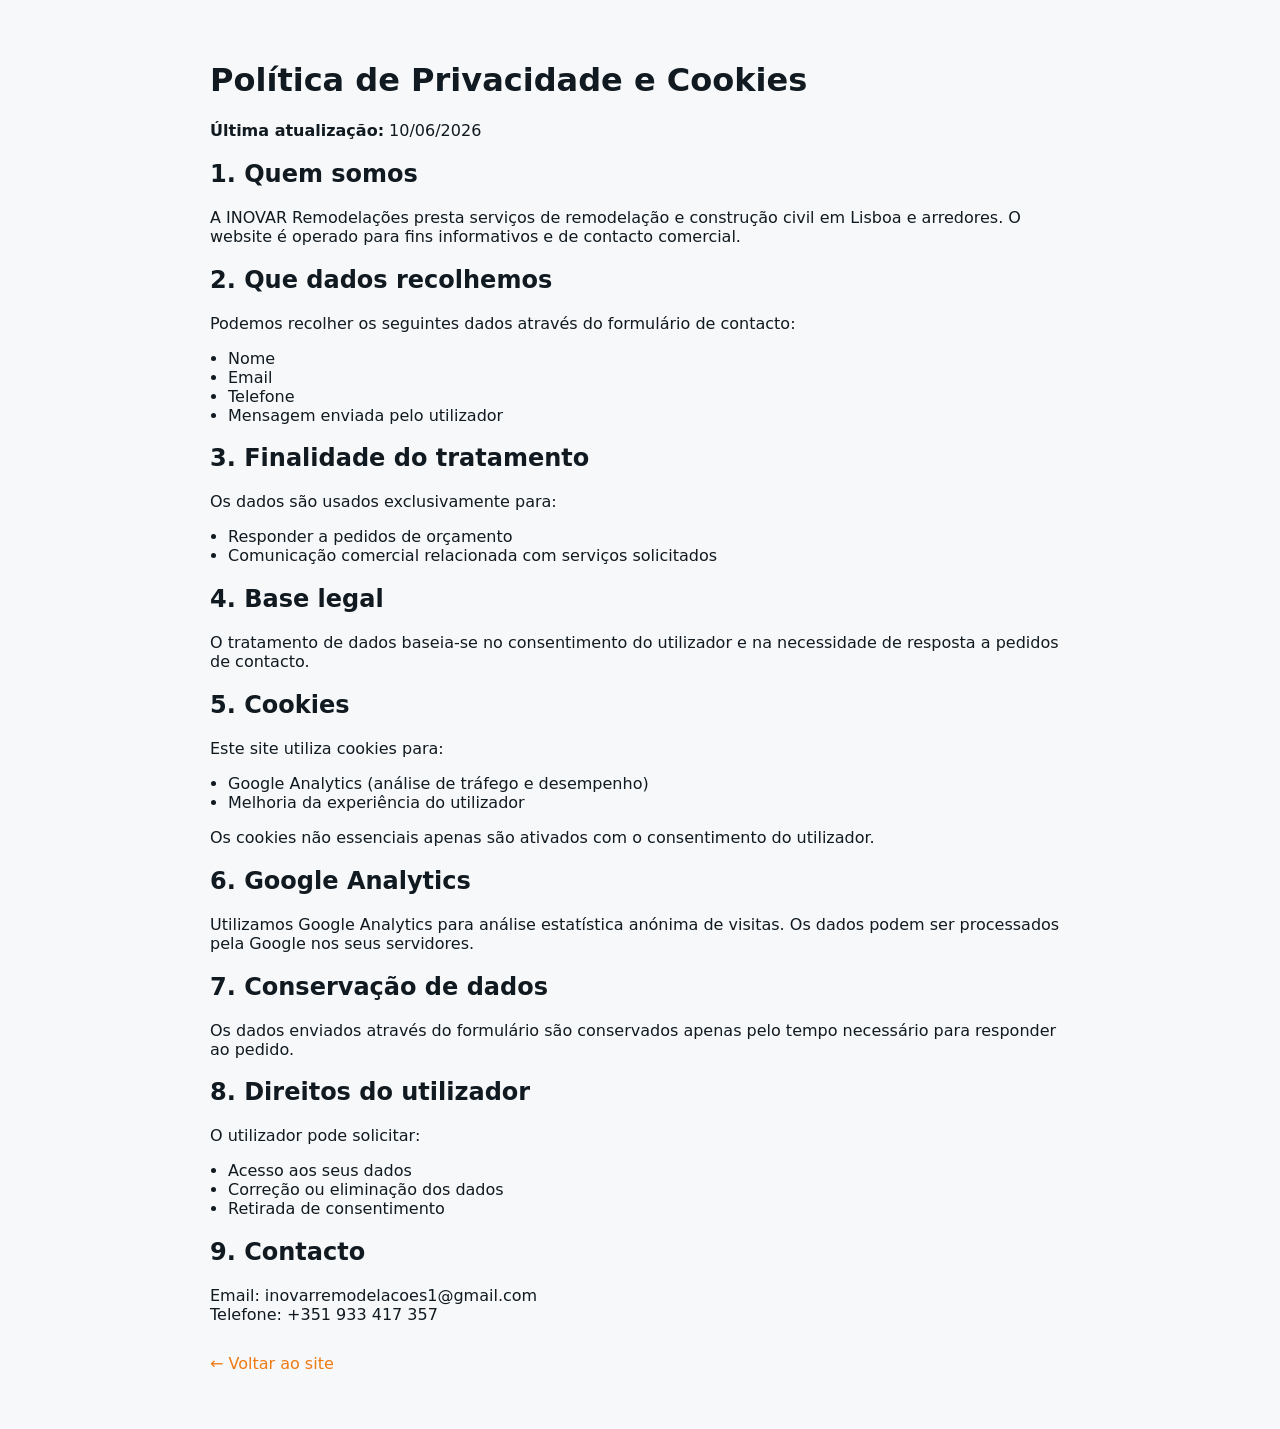
<file: politica-privacidade.html>
<!doctype html>
<html lang="pt">
<head>
  <script>
  (function () {
    const saved = localStorage.getItem("theme") || "dark";
    document.documentElement.setAttribute("data-theme", saved);
  })();
  </script>
  <meta charset="utf-8" />
  <meta name="viewport" content="width=device-width, initial-scale=1" />
  <title>Política de Privacidade e Cookies | INOVAR Remodelações</title>
  <meta name="robots" content="noindex,follow" />
  <link rel="stylesheet" href="assets/styles.css" />
</head>

<body class="legal-page">

<div class="container" style="max-width:900px; padding:40px 20px;">

  <h1>Política de Privacidade e Cookies</h1>

  <p><strong>Última atualização:</strong> 10/06/2026</p>

  <h2>1. Quem somos</h2>
  <p>
    A INOVAR Remodelações presta serviços de remodelação e construção civil em Lisboa e arredores.
    O website é operado para fins informativos e de contacto comercial.
  </p>

  <h2>2. Que dados recolhemos</h2>
  <p>Podemos recolher os seguintes dados através do formulário de contacto:</p>
  <ul>
    <li>Nome</li>
    <li>Email</li>
    <li>Telefone</li>
    <li>Mensagem enviada pelo utilizador</li>
  </ul>

  <h2>3. Finalidade do tratamento</h2>
  <p>Os dados são usados exclusivamente para:</p>
  <ul>
    <li>Responder a pedidos de orçamento</li>
    <li>Comunicação comercial relacionada com serviços solicitados</li>
  </ul>

  <h2>4. Base legal</h2>
  <p>
    O tratamento de dados baseia-se no consentimento do utilizador e na necessidade de resposta a pedidos de contacto.
  </p>

  <h2>5. Cookies</h2>
  <p>Este site utiliza cookies para:</p>
  <ul>
    <li>Google Analytics (análise de tráfego e desempenho)</li>
    <li>Melhoria da experiência do utilizador</li>
  </ul>

  <p>
    Os cookies não essenciais apenas são ativados com o consentimento do utilizador.
  </p>

  <h2>6. Google Analytics</h2>
  <p>
    Utilizamos Google Analytics para análise estatística anónima de visitas.
    Os dados podem ser processados pela Google nos seus servidores.
  </p>

  <h2>7. Conservação de dados</h2>
  <p>
    Os dados enviados através do formulário são conservados apenas pelo tempo necessário para responder ao pedido.
  </p>

  <h2>8. Direitos do utilizador</h2>
  <p>O utilizador pode solicitar:</p>
  <ul>
    <li>Acesso aos seus dados</li>
    <li>Correção ou eliminação dos dados</li>
    <li>Retirada de consentimento</li>
  </ul>

  <h2>9. Contacto</h2>
  <p>
    Email: inovarremodelacoes1@gmail.com<br/>
    Telefone: +351 933 417 357
  </p>

  <p style="margin-top:30px;">
    <a href="/" style="color:#F07A12;">← Voltar ao site</a>
  </p>

</div>

</body>
</html>
</file>
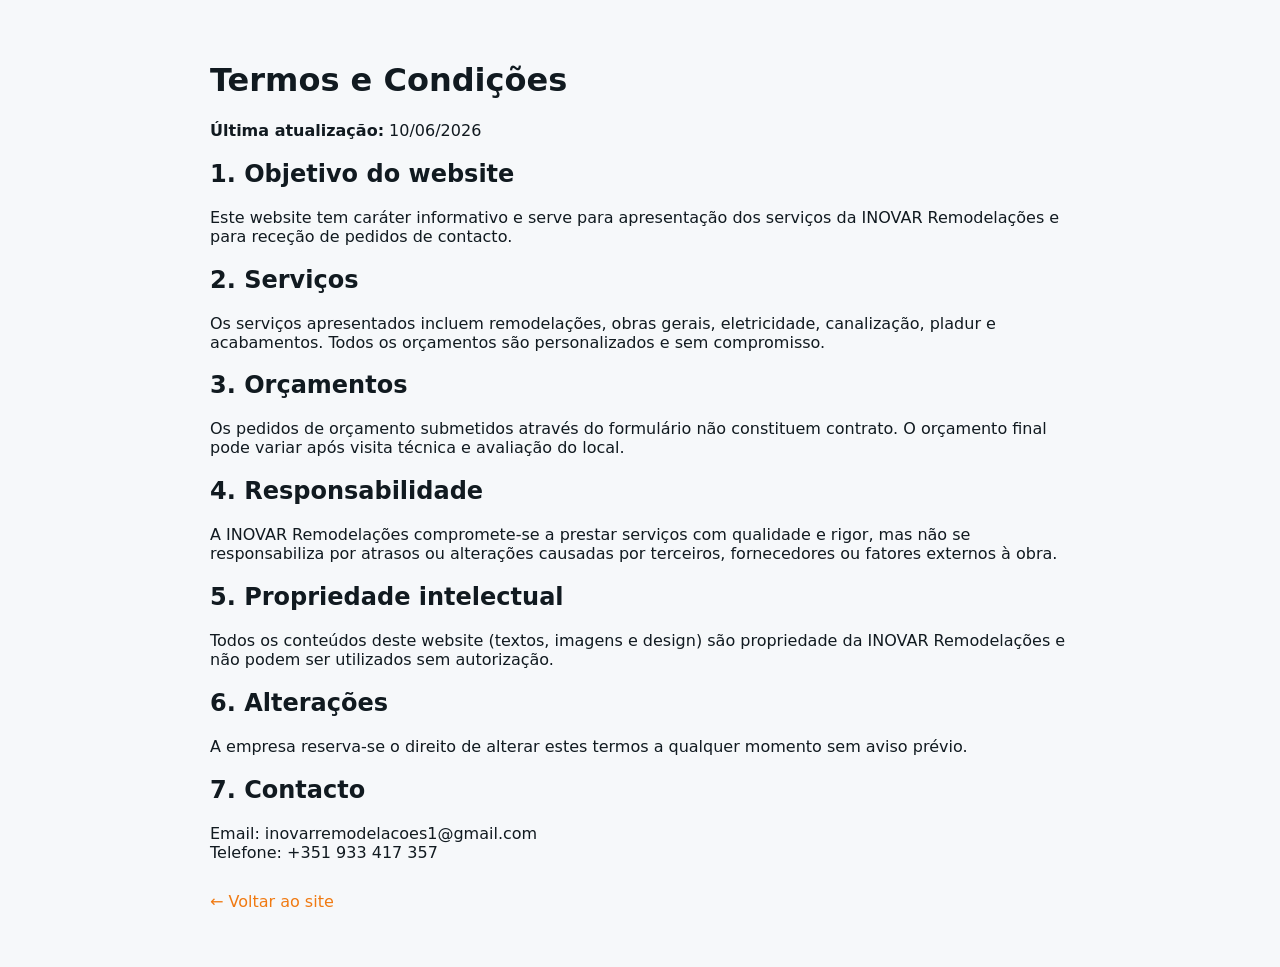
<file: termos-condicoes.html>
<!doctype html>
<html lang="pt">
<head>
  <script>
  (function () {
    const saved = localStorage.getItem("theme") || "dark";
    document.documentElement.setAttribute("data-theme", saved);
  })();
  </script>
  <meta charset="utf-8" />
  <meta name="viewport" content="width=device-width, initial-scale=1" />
  <title>Termos e Condições | INOVAR Remodelações</title>
  <meta name="robots" content="noindex,follow" />
  <link rel="stylesheet" href="assets/styles.css" />
</head>

<body class="legal-page">

<div class="container" style="max-width:900px; padding:40px 20px;">

  <h1>Termos e Condições</h1>

  <p><strong>Última atualização:</strong> 10/06/2026</p>

  <h2>1. Objetivo do website</h2>
  <p>
    Este website tem caráter informativo e serve para apresentação dos serviços da INOVAR Remodelações
    e para receção de pedidos de contacto.
  </p>

  <h2>2. Serviços</h2>
  <p>
    Os serviços apresentados incluem remodelações, obras gerais, eletricidade, canalização,
    pladur e acabamentos. Todos os orçamentos são personalizados e sem compromisso.
  </p>

  <h2>3. Orçamentos</h2>
  <p>
    Os pedidos de orçamento submetidos através do formulário não constituem contrato.
    O orçamento final pode variar após visita técnica e avaliação do local.
  </p>

  <h2>4. Responsabilidade</h2>
  <p>
    A INOVAR Remodelações compromete-se a prestar serviços com qualidade e rigor,
    mas não se responsabiliza por atrasos ou alterações causadas por terceiros,
    fornecedores ou fatores externos à obra.
  </p>

  <h2>5. Propriedade intelectual</h2>
  <p>
    Todos os conteúdos deste website (textos, imagens e design) são propriedade da INOVAR Remodelações
    e não podem ser utilizados sem autorização.
  </p>

  <h2>6. Alterações</h2>
  <p>
    A empresa reserva-se o direito de alterar estes termos a qualquer momento sem aviso prévio.
  </p>

  <h2>7. Contacto</h2>
  <p>
    Email: inovarremodelacoes1@gmail.com<br/>
    Telefone: +351 933 417 357
  </p>

  <p style="margin-top:30px;">
    <a href="/" style="color:#F07A12;">← Voltar ao site</a>
  </p>

</div>

</body>
</html>
</file>
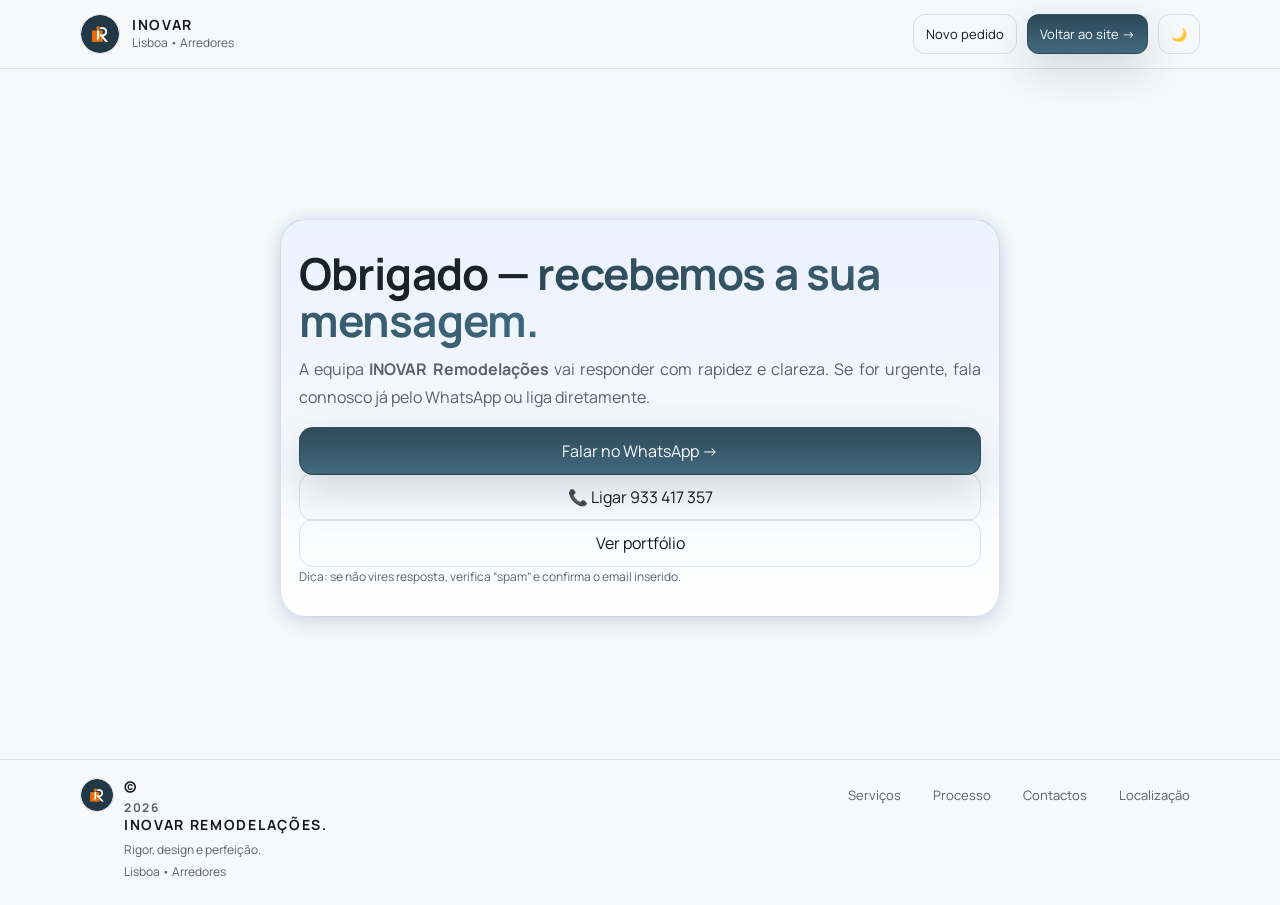
<file: thanks.html>
<!doctype html>
<html lang="pt" data-theme="dark">
<head>
<meta charset="utf-8" />
<meta name="viewport" content="width=device-width, initial-scale=1" />
<meta name="theme-color" content="#0E171D" />

<title>Obrigado — INOVAR Remodelações</title>

<meta name="description" content="Pedido recebido. A equipa INOVAR Remodelações irá responder com rapidez." />
<meta name="robots" content="noindex,follow" />

<link rel="canonical" href="https://iremodelacoes.com/thanks.html" />

<!-- Favicons -->
<link rel="icon" href="assets/favicon.ico" sizes="any">
<link rel="icon" type="image/png" sizes="32x32" href="assets/favicon-32.png">
<link rel="icon" type="image/png" sizes="16x16" href="assets/favicon-16.png">
<link rel="apple-touch-icon" href="assets/apple-touch-icon.png">

<link rel="preconnect" href="https://fonts.gstatic.com" crossorigin />
<link href="https://fonts.googleapis.com/css2?family=Manrope:wght@300;400;500;600;700;800&display=swap" rel="stylesheet">

<link rel="stylesheet" href="assets/styles.css" />
<script src="assets/script.js" defer></script>
</head>

<body class="page-thanks">
  <a class="wa-float"
     href="https://wa.me/351910082924?text=Olá%20INOVAR%20Remodelações.%20Enviei%20um%20pedido%20pelo%20site%20e%20gostava%20de%20falar%20convosco."
     target="_blank"
     rel="noreferrer"
     aria-label="WhatsApp">
    <img src="assets/whatsapp.png" alt="WhatsApp" />
  </a>

  <header class="site-header">
    <div class="container nav-row">
      <a class="brand" href="index.html" aria-label="Voltar ao início">
        <img src="assets/favicon.png" alt="Logo INOVAR Remodelações" />
        <span class="brand-txt">
          <strong>INOVAR</strong>
          <span>Lisboa • Arredores</span>
        </span>
      </a>

      <div class="nav-actions">
        <a class="btn btn-ghost btn-sm" href="index.html#contactos">Novo pedido</a>
        <a class="btn btn-primary btn-sm" href="index.html">Voltar ao site →</a>
        <button class="btn btn-ghost btn-sm icon-btn" id="themeToggle" type="button" aria-label="Mudar tema">
          <span id="themeIcon" aria-hidden="true">☀️</span>
        </button>
      </div>
    </div>
  </header>

  <main class="thanks">
    <div class="container thanks-wrap">
      <section class="card thanks-card" aria-label="Confirmação">

        <h1>Obrigado — <span class="accent">recebemos a sua mensagem.</span></h1>
        <p class="sub">
          A equipa <strong>INOVAR Remodelações</strong> vai responder com rapidez e clareza.
          Se for urgente, fala connosco já pelo WhatsApp ou liga diretamente.
        </p>

        <div class="row-actions">
          <a class="btn btn-primary"
             href="https://wa.me/351910082924?text=Olá%20INOVAR%20Remodelações.%20Enviei%20um%20pedido%20pelo%20site%20e%20queria%20falar%20convosco."
             target="_blank" rel="noreferrer">Falar no WhatsApp →</a>
          <a class="btn btn-ghost" href="tel:+351933417357">📞 Ligar 933 417 357</a>
          <a class="btn btn-ghost" href="index.html#galeria">Ver portfólio</a>
        </div>

        <p class="hint">
          Dica: se não vires resposta, verifica “spam” e confirma o email inserido.
        </p>

        
        
      </section>
    </div>


    <footer class="footer">
      <div class="container footer-row">
        <div class="footer-left">

          <div class="footer-brand">

            <img src="assets/favicon.png" alt="Logo INOVAR Remodelações" />

            <div class="footer-text">
              <strong>© <span id="year"></span> INOVAR Remodelações.</strong>

              <div class="footer-sub">
                <span class="muted">Rigor, design e perfeição.</span>
                <span>Lisboa • Arredores</span>
              </div>
            </div>

          </div>

        </div>

        <div class="footer-links">
          <a href="https://iremodelacoes.com/index.html#servicos">Serviços</a>
          <a href="https://iremodelacoes.com/index.html#processo">Processo</a>
          <a href="https://iremodelacoes.com/index.html#contactos">Contactos</a>
          <a href="https://iremodelacoes.com/index.html#localizacao">Localização</a>
        </div>

      </div>
    </footer>

  </main>
</body>
</html>
</file>
<file: assets/styles.css>
/* ===========================
   INOVAR — Styles (Refactored)
   Keeps final cascade priorities intact
   =========================== */

:root{
  --accent: #F07A12;
  --accent-2: #FF9A3C;

  --primary-border: rgba(240,122,18,.65);
  --primary-bg-1: rgba(240,122,18,.96);
  --primary-bg-2: rgba(220,95,10,.96);
  --primary-shadow: rgba(240,122,18,.22);
  --primary-shadow-hover: rgba(240,122,18,.26);
  --primary-border-hover: rgba(255,154,60,.78);

  --bg: #0E171D;
  --bg2: #0A1216;
  --surface: rgba(255,255,255,.06);
  --surface2: rgba(255,255,255,.04);
  --card: rgba(18,31,39,.62);
  --ink: #ECF3F7;
  --muted: rgba(236,243,247,.72);
  --line: rgba(255,255,255,.10);

  --shadow: 0 18px 60px rgba(0,0,0,.40);
  --shadow-soft: 0 12px 34px rgba(0,0,0,.26);

  --radius: 18px;
  --radius-xl: 26px;
  --container: 1120px;

  --focus: 0 0 0 4px rgba(240,122,18,.22);

  /* Final visual tokens used later in the original file */
  --card-glow: rgba(59,130,246,0.18);
  --accent-gradient: rgba(59,130,246,0.10);
  --trust-gradient: linear-gradient(
    90deg,
    rgba(59,130,246,0.08),
    rgba(59,130,246,0.02)
  );
}

html{
  height: 100%;
  scroll-behavior: smooth;
}

html[data-theme="light"]{
  --accent: #254252;
  --accent-2: #3B6478;

  --primary-border: rgba(37,66,82,.58);
  --primary-bg-1: rgba(37,66,82,.96);
  --primary-bg-2: rgba(59,100,120,.96);
  --primary-shadow: rgba(37,66,82,.18);
  --primary-shadow-hover: rgba(37,66,82,.22);
  --primary-border-hover: rgba(59,100,120,.72);

  --bg: #F6F8FA;
  --bg2: #EEF2F6;
  --surface: rgba(0,0,0,.04);
  --surface2: rgba(0,0,0,.03);
  --card: rgba(255,255,255,.82);
  --ink: #101B22;
  --muted: rgba(16,27,34,.68);
  --line: rgba(16,27,34,.12);

  --shadow: 0 18px 60px rgba(16,27,34,.12);
  --shadow-soft: 0 12px 34px rgba(16,27,34,.10);
}

[data-theme="dark"],
html:not([data-theme="light"]){
  --card-glow: rgba(240,122,18,0.25);
  --accent-gradient: rgba(240,122,18,0.10);
  --trust-gradient: linear-gradient(
    90deg,
    rgba(240,122,18,0.18),
    rgba(240,122,18,0.04)
  );
}

/* ===========================
   Base reset
   =========================== */

*{
  box-sizing: border-box;
}

body{
  min-height: 100%;
  margin: 0;
  font-family: Manrope, system-ui, -apple-system, Segoe UI, Roboto, Helvetica, Arial, sans-serif;
  color: var(--ink);
  background: var(--bg);
  overflow-x: hidden;
}

img{
  display: block;
  max-width: 100%;
}

a{
  color: inherit;
  text-decoration: none;
}

button,
input,
textarea,
select{
  font: inherit;
}

code{
  font-family: ui-monospace, SFMono-Regular, Menlo, Monaco, Consolas, "Liberation Mono", "Courier New", monospace;
}

main{
  padding-bottom: 110px;
}

.container{
  width: min(var(--container), calc(100% - 40px));
  margin: 0 auto;
}

.kicker{
  font-size: 12px;
  font-weight: 800;
  letter-spacing: .18em;
  text-transform: uppercase;
  color: var(--muted);
}

.accent{
  background: linear-gradient(90deg, var(--accent), var(--accent-2));
  -webkit-background-clip: text;
  background-clip: text;
  color: transparent;
}

/* ===========================
   Buttons
   =========================== */

.btn{
  display: inline-flex;
  align-items: center;
  justify-content: center;
  gap: 10px;
  padding: 12px 16px;
  border: 1px solid var(--line);
  border-radius: 14px;
  background: var(--surface2);
  color: var(--ink);
  cursor: pointer;
  white-space: nowrap;
  user-select: none;
  -webkit-user-select: none;
  transition:
    transform .15s ease,
    background .2s ease,
    border-color .2s ease,
    box-shadow .2s ease;
}

.btn:hover{
  transform: translateY(-1px);
  background: var(--surface);
  border-color: color-mix(in srgb, var(--line), var(--ink) 10%);
}

.btn:active{
  transform: translateY(0);
}

.btn:focus-visible{
  outline: none;
  box-shadow: var(--focus);
}

.btn-sm{
  padding: 10px 12px;
  border-radius: 12px;
  font-size: 13px;
}

.btn-ghost{
  background: transparent;
}

.btn-primary{
  border-color: var(--primary-border);
  background: linear-gradient(180deg, var(--primary-bg-1), var(--primary-bg-2));
  color: #F7FAFC;
  box-shadow: 0 16px 40px var(--primary-shadow);
}

.btn-primary:hover{
  border-color: var(--primary-border-hover);
  background: linear-gradient(180deg, var(--primary-bg-2), var(--primary-bg-1));
  box-shadow: 0 18px 52px var(--primary-shadow-hover);
}

.icon-btn{
  width: 42px;
  padding: 10px;
}

#backToTop{
  background: color-mix(in srgb, var(--bg), var(--surface) 60%);
  border: 1px solid var(--line);
}

/* ===========================
   Pills / Cards
   =========================== */

.pill{
  display: inline-flex;
  align-items: center;
  gap: 10px;
  padding: 10px 14px;
  border: 1px solid var(--line);
  border-radius: 999px;
  background: color-mix(in srgb, var(--surface2), transparent 0%);
  color: var(--muted);
}

.pill.small{
  padding: 8px 10px;
  font-size: 12px;
}

.dot{
  width: 10px;
  height: 10px;
  border-radius: 999px;
  background: var(--accent);
  box-shadow: 0 0 0 6px color-mix(in srgb, var(--accent), transparent 80%);
}

.dot.ok{
  background: #53E6B5;
  box-shadow: 0 0 0 6px rgba(83,230,181,.14);
}

.card{
  position: relative;
  display: flex;
  flex-direction: column;
  padding: 18px;
  overflow: hidden;
  border: 1px solid var(--line);
  border-radius: var(--radius-xl);
  background:
    linear-gradient(180deg, var(--accent-gradient), transparent),
    var(--card);
  box-shadow:
    0 8px 22px rgba(0,0,0,0.08),
    0 0 14px var(--card-glow);
}

.card::before{
  content: "";
  position: absolute;
  inset: 0;
  pointer-events: none;
  border-radius: inherit;
  background: linear-gradient(
    180deg,
    rgba(255,255,255,.06),
    transparent 40%
  );
}

.card::after{
  content: "";
  position: absolute;
  inset: -40%;
  pointer-events: none;
  background: radial-gradient(
    circle at 20% 100%,
    transparent 60%
  );
}

/* ===========================
   Sections
   =========================== */

.section{
  position: relative;
  isolation: isolate;
  padding: 44px 0;
  overflow: hidden;
}

.section.alt::before{
  content: "";
  position: absolute;
  inset: 0;
  z-index: 0;
  pointer-events: none;
  background:
    radial-gradient(700px 380px at 15% 10%, color-mix(in srgb, var(--accent), transparent 84%), transparent 60%),
    radial-gradient(650px 360px at 90% 40%, color-mix(in srgb, var(--accent-2), transparent 90%), transparent 60%);
}

.section > *{
  position: relative;
  z-index: 1;
}

.section-head{
  display: flex;
  align-items: flex-end;
  justify-content: space-between;
  gap: 18px;
  margin-bottom: 18px;
}

.section-head h2{
  margin: 8px 0 6px;
  font-size: clamp(22px, 2.6vw, 34px);
  letter-spacing: -0.02em;
}

.sub{
  margin: 0;
  color: var(--muted);
  line-height: 1.75;
}

/* ===========================
   Header / Navigation
   =========================== */

.site-header{
  position: sticky;
  top: 0;
  z-index: 50;
  border-bottom: 1px solid var(--line);
  background: color-mix(in srgb, var(--bg), transparent 35%);
  backdrop-filter: blur(14px);
}

.nav-row{
  display: flex;
  align-items: center;
  justify-content: space-between;
  gap: 14px;
  min-height: 68px;
  padding: 8px 0;
}

.brand{
  display: flex;
  align-items: center;
  gap: 12px;
  min-width: 180px;
  min-height: 42px;
}

.brand img{
  width: 40px;
  height: 40px;
  border: 1px solid var(--line);
  border-radius: 50%;
  object-fit: cover;
}

.brand-txt{
  display: flex;
  flex-direction: column;
  justify-content: center;
  line-height: 1.05;
}

.brand-txt strong{
  font-size: 14px;
  letter-spacing: .12em;
  text-transform: uppercase;
}

.brand-txt span{
  margin-top: 4px;
  font-size: 12px;
  color: var(--muted);
}

.nav-links{
  display: flex;
  align-items: center;
  gap: 10px;
}

.nav-links a{
  padding: 10px 12px;
  border-radius: 12px;
  font-size: 13px;
  color: color-mix(in srgb, var(--ink), transparent 18%);
  user-select: none;
  -webkit-user-select: none;
  transition: background .2s ease, color .2s ease;
}

.nav-links a:hover{
  background: var(--surface2);
  color: var(--ink);
}

.nav-actions{
  display: flex;
  align-items: center;
  gap: 10px;
  min-height: 42px;
}
.burger{
  display: none;
  width: 46px;
  height: 46px;
  border-radius: 16px;
  border: 1px solid var(--line);
  background: var(--surface2);
  cursor: pointer;
  align-items: center;
  justify-content: center;
  user-select: none;
  -webkit-user-select: none;
  transition: transform .18s ease, background .2s ease, border-color .2s ease;
}

.burger:hover{
  transform: translateY(-1px);
  background: var(--surface);
  border-color: color-mix(in srgb, var(--line), var(--accent) 20%);
}

.burger span{
  width: 20px;
  height: 2px;
  background: color-mix(in srgb, var(--ink), transparent 8%);
  position: relative;
  border-radius: 999px;
}

.burger span::before,
.burger span::after{
  content: "";
  position: absolute;
  left: 0;
  width: 20px;
  height: 2px;
  border-radius: 999px;
  background: color-mix(in srgb, var(--ink), transparent 8%);
}

.burger span::before{ top: -6px; }
.burger span::after{ top: 6px; }

/* ===========================
   Mobile Menu Fullscreen
   =========================== */

.mobile-wrap{
  padding-bottom: 0;
}

/* Backdrop */
.menu-backdrop{
  position: fixed;
  inset: 0;
  z-index: 84;
  background: rgba(0,0,0,.42);
  backdrop-filter: blur(8px);
  opacity: 0;
  pointer-events: none;
  transition: opacity .28s ease;
}

.menu-backdrop.show{
  opacity: 1;
  pointer-events: auto;
}

/* Panel */
.mobile-menu-panel{
  position: fixed;
  inset: 0;
  z-index: 85;
  display: flex;
  justify-content: center;
  align-items: stretch;
  opacity: 0;
  visibility: hidden;
  pointer-events: none;
  transform: translateX(100%);
  transition:
    transform .38s cubic-bezier(.22,1,.36,1),
    opacity .28s ease,
    visibility .28s ease;
}

/* Open state */
.mobile-menu-panel.is-open{
  opacity: 1;
  visibility: visible;
  pointer-events: auto;
  transform: translateX(0);
}

/* Inner shell */
.mobile-menu-inner{
  width: 100%;
  min-height: 100dvh;
  padding: 22px 22px 28px;
  display: flex;
  flex-direction: column;
  justify-content: space-between;
  gap: 28px;
  background:
    linear-gradient(180deg, rgba(255,255,255,.03), rgba(255,255,255,.00)),
    color-mix(in srgb, var(--bg), black 8%);
}

/* Theme tuning */
html[data-theme="light"] .mobile-menu-inner{
  background:
    linear-gradient(180deg, rgba(255,255,255,.75), rgba(255,255,255,.58)),
    color-mix(in srgb, var(--bg), white 8%);
}

html[data-theme="dark"] .mobile-menu-inner,
html:not([data-theme="light"]) .mobile-menu-inner{
  background:
    linear-gradient(180deg, rgba(255,255,255,.02), rgba(255,255,255,.00)),
    color-mix(in srgb, var(--bg), black 10%);
}

/* Top row */
.mobile-menu-top{
  display: flex;
  align-items: center;
  justify-content: space-between;
  gap: 16px;
  padding-top: 4px;
}

.mobile-menu-kicker{
  font-size: 12px;
  font-weight: 800;
  letter-spacing: .22em;
  text-transform: uppercase;
  color: var(--muted);
}

.mobile-menu-close{
  border:none;
  background:none;

  font-size:28px;
  font-weight:600;

  color:var(--ink);

  cursor:pointer;

  padding:6px;
}

.mobile-menu-close:hover{
  color:var(--accent);
}

.mobile-menu-close:focus-visible{
  outline: none;
  box-shadow: var(--focus);
}

/* Nav */
.mobile-menu-nav{
  display: flex;
  flex-direction: column;
  justify-content: center;
  gap: 10px;
  flex: 1;
}

.mobile-menu-link{
  display:block;
  padding:10px 0;

  border:none;
  background:none;

  color:var(--ink);

  font-size: clamp(28px, 7vw, 42px);
  font-weight:800;
  letter-spacing:-0.02em;

  text-decoration:none;

  transform: translateX(22px);
  opacity:0;

  transition:
    transform .42s cubic-bezier(.22,1,.36,1),
    opacity .32s ease,
    color .2s ease;
}

.mobile-menu-link:hover{
  color: var(--accent);
}

.mobile-menu-link:hover::after{
  transform: translateY(-50%) translateX(4px);
  opacity: .9;
}

.mobile-menu-panel.is-open .mobile-menu-link{
  transform: translateX(0);
  opacity: 1;
}

/* Stagger animation */
.mobile-menu-panel.is-open .mobile-menu-link:nth-child(1){ transition-delay: .06s; }
.mobile-menu-panel.is-open .mobile-menu-link:nth-child(2){ transition-delay: .10s; }
.mobile-menu-panel.is-open .mobile-menu-link:nth-child(3){ transition-delay: .14s; }
.mobile-menu-panel.is-open .mobile-menu-link:nth-child(4){ transition-delay: .18s; }
.mobile-menu-panel.is-open .mobile-menu-link:nth-child(5){ transition-delay: .22s; }

/* CTA area */
.mobile-menu-cta{
  display: grid;
  gap: 12px;
}

.mobile-menu-cta .btn{
  width: 100%;
  min-height: 54px;
  justify-content: center;
  font-size: 16px;
}

.mobile-menu-mail{
  border-color: var(--line);
  background: color-mix(in srgb, var(--surface2), transparent 0%);
}

/* Body lock */
body.menu-open{
  overflow: hidden;
  touch-action: none;
}

/* Hide fullscreen menu on desktop */
@media (min-width: 981px){
  .mobile-menu-panel{
    display: none !important;
  }
}

#servicos,
#processo,
#galeria,
#contactos,
#localizacao{
  scroll-margin-top: 96px;
}

@media (max-width: 980px){
  #servicos,
  #processo,
  #galeria,
  #contactos,
  #localizacao{
    scroll-margin-top: 88px;
  }
}
/* ===========================
   Hero
   =========================== */

.hero.hero-video{
  position: relative;
  min-height: 100svh;
  min-height: 100dvh;
  padding: 0;
  display: flex;
  align-items: stretch;
  overflow: hidden;
  isolation: isolate;
}

/* Background video */

.hero-bg{
  position: absolute;
  inset: 0;
  z-index: 0;
}

.hero-bg video{
  width: 100%;
  height: 100%;
  display: block;
  object-fit: cover;
  object-position: center;
}

/* Overlay for readability */

.hero.hero-video .hero-overlay{
  position: absolute;
  inset: 0;
  z-index: 1;

  background:
    linear-gradient(
      90deg,
      rgba(8,14,18,.72) 0%,
      rgba(8,14,18,.56) 32%,
      rgba(8,14,18,.28) 58%,
      rgba(8,14,18,.40) 100%
    ),
    linear-gradient(
      180deg,
      rgba(0,0,0,.18) 0%,
      rgba(0,0,0,.38) 100%
    );
}

/* Optional subtle brand glow */

.hero.hero-video::before{
  content:"";
  position:absolute;
  inset:0;
  z-index:1;
  pointer-events:none;

  background:
    radial-gradient(900px 520px at 15% 20%, color-mix(in srgb, var(--accent), transparent 84%), transparent 62%),
    radial-gradient(760px 460px at 85% 15%, color-mix(in srgb, var(--accent-2), transparent 90%), transparent 64%);
}

/* Content layer */

.hero.hero-video .container,
.hero.hero-video .hero-grid,
.hero.hero-video .hero-copy{
  position: relative;
  z-index: 2;
}

/* Layout */

.hero-grid{
  display: grid;
  grid-template-columns: minmax(320px, 680px);
  align-items: center;
  min-height: 100svh;
  min-height: 100dvh;
  padding: 80px 0;
}

.hero-copy{
  max-width: 680px;
}

/* Title */

.hero-copy h1{
  margin: 0 0 16px;
  font-size: clamp(42px, 7vw, 88px);
  line-height: .98;
  letter-spacing: -0.04em;
  color: #fff;
}

.hero-copy .accent{
  background: linear-gradient(
    90deg,
    #ffffff,
    #d9edf7 55%,
    var(--accent-2)
  );
  -webkit-background-clip: text;
  background-clip: text;
  color: transparent;
}

/* Subtitle */

.lead{
  max-width: 58ch;
  margin: 0;
  font-size: clamp(16px, 2vw, 22px);
  line-height: 1.7;
  color: rgba(255,255,255,.82);
}

/* Buttons */

.hero-actions{
  display: flex;
  flex-wrap: wrap;
  gap: 12px;
  margin-top: 28px;
}

.hero-actions .btn{
  flex: 0 0 auto;
  min-width: 220px;
}

/* Secondary button for video background */

.hero-btn-light{
  border: 1px solid rgba(255,255,255,.22);
  background: rgba(255,255,255,.10);
  color: #fff;
  backdrop-filter: blur(10px);
}

.hero-btn-light:hover{
  background: rgba(255,255,255,.16);
  border-color: rgba(255,255,255,.34);
  color: #fff;
}

/* Remove old card */

.hero-card{
  display: none;
}

/* ===========================
   Responsive
   =========================== */

@media (max-width: 980px){

  .hero.hero-video{
    min-height: 100svh;
    min-height: 100dvh;
  }

  .hero-grid{
    min-height: 100svh;
    min-height: 100dvh;
    grid-template-columns: 1fr;
    padding: 72px 0 56px;
  }

  .hero-copy{
    max-width: 100%;
  }

  .hero-copy h1{
    font-size: clamp(38px, 10vw, 64px);
  }

}

@media (max-width: 560px){

  .hero.hero-video{
    min-height: 100svh;
    min-height: 100dvh;
  }

  .hero-grid{
    min-height: 100svh;
    min-height: 100dvh;
    padding: 48px 0 42px;
    align-content: center;
  }

  .hero-copy h1{
    font-size: clamp(34px, 12vw, 52px);
    line-height: 1.02;
  }

  .lead{
    font-size: 16px;
  }

  .hero-actions{
    flex-direction: column;
    align-items: stretch;
  }

  .hero-actions .btn{
    width: 100%;
    min-width: 0;
  }

  .hero.hero-video .hero-overlay{
    background:
      linear-gradient(
        180deg,
        rgba(8,14,18,.50) 0%,
        rgba(8,14,18,.60) 45%,
        rgba(8,14,18,.72) 100%
      );
  }

}

.hero-bg video{
  animation: heroZoom 18s ease-in-out infinite alternate;
}

@keyframes heroZoom{
  from { transform: scale(1); }
  to { transform: scale(1.08); }
}

/* ===========================
   Grids / Lists / Steps
   =========================== */

.grid-2{
  display: grid;
  grid-template-columns: 1fr 1fr;
  gap: 16px;
}

.card h3{
  margin: 0 0 10px;
  font-size: 18px;
  letter-spacing: -0.01em;
}

.list{
  display: grid;
  gap: 12px;
  margin: 12px 0 0;
  padding: 0;
  list-style: none;
}

.list li{
  display: grid;
  gap: 6px;
  padding: 12px;
  border: 1px solid var(--line);
  border-radius: var(--radius);
  background: var(--surface2);
}

.list li strong{
  font-size: 13px;
}

.list li span{
  font-size: 13px;
  line-height: 1.55;
  color: var(--muted);
}

.mini-grid{
  display: grid;
  grid-template-columns: 1fr 1fr;
  gap: 12px;
}

.mini{
  display: flex;
  flex-direction: column;
  justify-content: center;
  min-height: 92px;
  padding: 16px 18px;
  border: 1px solid var(--line);
  border-radius: var(--radius);
  background: var(--surface2);
}

.mini strong{
  display: block;
  font-size: 12px;
  letter-spacing: .14em;
  text-transform: uppercase;
}

.mini span{
  display: block;
  margin-top: 6px;
  font-size: 13px;
  line-height: 1.55;
  color: var(--muted);
}

.row-actions{
  display: flex;
  flex-wrap: wrap;
  gap: 10px;
  margin-top: auto;
  padding-top: 16px;
}

.row-actions .btn,
.form button.btn{
  width: 100%;
  justify-content: center;
  margin-bottom: -12px;
}

.steps{
  display: grid;
  gap: 10px;
  margin: 14px 0 0;
  padding: 0;
  list-style: none;
}

.steps li{
  display: flex;
  gap: 12px;
  padding: 12px;
  border: 1px solid var(--line);
  border-radius: var(--radius);
  background: var(--surface2);
}

.step-n{
  display: grid;
  place-items: center;
  width: 34px;
  height: 34px;
  border: 1px solid color-mix(in srgb, var(--accent), transparent 60%);
  border-radius: 14px;
  background: color-mix(in srgb, var(--accent), transparent 86%);
  font-weight: 800;
}

.steps p{
  margin: 6px 0 0;
  font-size: 13px;
  line-height: 1.55;
  color: var(--muted);
}

.callout .bullets{
  display: grid;
  gap: 8px;
  margin-top: 12px;
  color: color-mix(in srgb, var(--ink), transparent 10%);
}

/* ===========================
   Gallery
   =========================== */

.gallery{
  padding: 16px;
  box-shadow:
    0 20px 40px rgba(0,0,0,0.08),
    0 2px 6px rgba(0,0,0,0.04);
}

.gallery-top{
  display: flex;
  align-items: center;
  justify-content: space-between;
  gap: 12px;
  margin-bottom: 12px;
}

.tabs{
  display: flex;
  flex-wrap: wrap;
  gap: 8px;
}

.tab{
  padding: 10px 12px;
  border: 1px solid var(--line);
  border-radius: 999px;
  background: var(--surface2);
  color: color-mix(in srgb, var(--ink), transparent 12%);
  cursor: pointer;
  font-size: 12px;
  user-select: none;
  -webkit-user-select: none;
  transition: all .2s ease;
}

.tab:hover{
  transform: translateY(-1px);
  background: var(--surface);
}

.tab.active{
  border-color: rgba(240,122,18,.55);
  background: color-mix(in srgb, var(--accent), transparent 84%);
}

[data-theme="light"] .tab.active{
  border-color: var(--accent);
  background: color-mix(in srgb, var(--accent), transparent 92%);
  color: var(--accent);
}

.gallery-tools{
  display: flex;
  align-items: center;
  gap: 10px;
}

.carousel{
  display: grid;
  gap: 12px;
}

.stage{
  position: relative;
  min-height: 620px;
  max-width: 100%;
  overflow: hidden;
  aspect-ratio: 16/10;
  border: 1px solid var(--line);
  border-radius: var(--radius-xl);
  background: color-mix(in srgb, var(--bg2), transparent 0%);
  box-shadow: var(--shadow-soft);
}

.slide{
  position: absolute;
  inset: 0;
  z-index: 1;
  padding: 8px;
  opacity: 0;
  transform: scale(1.02);
  transition: opacity .35s ease, transform .55s ease;
}

.slide.active{
  opacity: 1;
  transform: scale(1);
}

.frame{
  position: relative;
  width: 100%;
  height: 100%;
  overflow: hidden;
  border: 1px solid var(--line);
  border-radius: 14px;
  background: var(--surface2);
}

.frame img,
.frame video{
  display: block;
  width: 100%;
  height: 100%;
  object-fit: cover;
  transition: transform .35s ease;
}

.frame:hover img,
.frame:hover video{
  transform: scale(1.04);
}

.nav-btn{
  position: absolute;
  top: 50%;
  z-index: 10;
  display: grid;
  place-items: center;
  width: 42px;
  height: 42px;
  border: 1px solid rgba(255,255,255,.18);
  border-radius: 16px;
  background: rgba(0,0,0,.22);
  color: rgba(255,255,255,.92);
  cursor: pointer;
  transform: translateY(-50%);
  backdrop-filter: blur(10px);
  user-select: none;
  -webkit-user-select: none;
}

.nav-btn:hover{
  background: rgba(0,0,0,.34);
}

.nav-btn.prev{ left: 12px; }
.nav-btn.next{ right: 12px; }

.thumbs{
  display: flex;
  gap: 10px;
  max-width: 100%;
  overflow-x: auto;
  overflow-y: hidden;
  padding-bottom: 4px;
  scrollbar-width: thin;
  -webkit-overflow-scrolling: touch;
}

.thumb{
  flex: 0 0 auto;
  width: 120px;
  overflow: hidden;
  border: 1px solid var(--line);
  border-radius: 16px;
  background: var(--surface2);
  cursor: pointer;
  user-select: none;
  -webkit-user-select: none;
  transition: transform .15s ease, border-color .2s ease;
}

.thumb:hover{
  transform: translateY(-1px);
}

.thumb.active{
  border-color: color-mix(in srgb, var(--accent), transparent 40%);
}

.thumb img{
  display: block;
  width: 100%;
  height: 74px;
  object-fit: cover;
}

.thumb .tmeta{
  padding: 10px;
  overflow: hidden;
  font-size: 11px;
  color: var(--muted);
  text-overflow: ellipsis;
  white-space: nowrap;
}

/* ===========================
   Form
   =========================== */

.form label{
  display: block;
  margin: 0 0 6px;
  font-size: 12px;
  color: color-mix(in srgb, var(--ink), transparent 10%);
}

.form input,
.form textarea,
.form select{
  width: 100%;
  padding: 12px;
  border: 1px solid var(--line);
  border-radius: 14px;
  background: var(--surface2);
  color: var(--ink);
  outline: none;
  transition: border-color .2s ease, background .2s ease;
}

.form input:focus,
.form textarea:focus,
.form select:focus{
  border-color: rgba(240,122,18,.55);
  background: var(--surface);
}

.form textarea{
  min-height: 120px;
  resize: vertical;
}

.form select{
  color: var(--ink);
}

html[data-theme="dark"] .form select option,
html[data-theme="light"] .form select option{
  background: #fff;
  color: #111;
}

.row{
  display: grid;
  grid-template-columns: 1fr 1fr;
  gap: 10px;
}

/* ===========================
   Contacts / Footer / Follow
   =========================== */

.contact-list{
  display: grid;
  grid-template-columns: 1fr;
  gap: 10px;
  margin-top: 12px;
}

.contact-item{
  display: flex;
  align-items: center;
  gap: 12px;
  width: 100%;
  padding: 12px;
  border: 1px solid var(--line);
  border-radius: var(--radius);
  background: var(--surface2);
  cursor: pointer;
  transition: transform .15s ease, background .2s ease, border-color .2s ease;
}

.contact-item:hover{
  transform: translateY(-2px);
  background: var(--surface);
  border-color: color-mix(in srgb, var(--line), var(--accent) 20%);
}

.contact-item span{
  display: grid;
  place-items: center;
  width: 28px;
}

.contact-item div{
  flex: 1;
}

.contact-item strong{
  display: block;
  font-size: 13px;
}

.contact-item small{
  display: block;
  margin-top: 4px;
  color: var(--muted);
}

.pill-stack{
  display: grid;
  gap: 10px;
  margin-top: 12px;
}

.follow{
  margin-top: 18px;
  padding: 14px 0 24px;
  border-top: 1px solid var(--line);
  text-align: center;
}

.follow-title{
  margin-bottom: 10px;
  font-weight: 800;
  color: var(--muted);
}

.follow-icons{
  display: flex;
  flex-wrap: wrap;
  justify-content: center;
  align-items: center;
  gap: 10px;
}

#contactos .follow{
  text-align: center;
}

#contactos .follow-icons{
  justify-content: center;
  margin-bottom: 20px;
}

.social{
  display: grid;
  place-items: center;
  width: 44px;
  height: 44px;
  border: 1px solid var(--accent);
  border-radius: 10px;
  background: color-mix(in srgb, var(--accent), transparent 92%);
  color: var(--accent);
  transition: transform .15s ease, background .2s ease, border-color .2s ease, color .2s ease;
}

.social:hover{
  transform: translateY(-1px);
  background: var(--accent);
  color: #fff;
}

.social svg{
  display: block;
  width: 20px;
  height: 20px;
  fill: currentColor;
}

.footer{
  margin-top: 26px;
  padding: 18px 0 26px;
  border-top: 1px solid var(--line);
}

.footer-row{
  display: flex;
  align-items: flex-start;
  justify-content: space-between;
  flex-wrap: wrap;
  gap: 14px;
}

.footer-brand{
  display: flex;
  align-items: flex-start;
  gap: 10px;
}

.footer-brand img{
  width: 34px;
  height: 34px;
  border: 1px solid var(--line);
  border-radius: 50%;
  object-fit: cover;
}

.footer-brand strong{
  display: block;
  font-size: 12px;
  letter-spacing: .12em;
  text-transform: uppercase;
}

.footer-brand span{
  display: block;
  margin-top: 4px;
  font-size: 12px;
  color: var(--muted);
}

.footer-copy{
  margin-top: 10px;
  font-size: 13px;
  color: var(--muted);
}

.footer-links{
  display: flex;
  flex-wrap: wrap;
  gap: 12px;
}

.footer-links a{
  padding: 8px 10px;
  border-radius: 10px;
  font-size: 13px;
  color: var(--muted);
}

.footer-links a:hover{
  background: var(--surface2);
  color: var(--ink);
}

.footer-text{
  display: flex;
  flex-direction: column;
  line-height: 1.3;
}

.footer-text strong{
  font-size: 14px;
  font-weight: 700;
}

.footer-sub{
  display: flex;
  flex-direction: column;
  gap: 2px;
  margin-top: 4px;
  font-size: 12px;
  color: var(--muted);
}

.hint{
  margin-top: 12px;
  font-size: 12px;
  line-height: 1.6;
  color: color-mix(in srgb, var(--muted), transparent 0%);
}

/* ===========================
   Location
   =========================== */

.location-section{
  display: grid;
  grid-template-columns: 1fr 1.2fr;
  align-items: center;
  gap: 40px;
}

.location-info h3{
  font-size: 26px;
}

.location-info p{
  margin-bottom: 14px;
  line-height: 1.6;
  opacity: .85;
}

.location-actions{
  display: flex;
  flex-wrap: wrap;
  gap: 12px;
  margin-top: 18px;
}

.location-map{
  overflow: hidden;
  border-radius: 18px;
  box-shadow: 0 20px 50px rgba(0,0,0,.25);
}

/* ===========================
   Floating: WhatsApp / Top
   =========================== */

.wa-float{
  position: fixed;
  left: 10px;
  bottom: 14px;
  z-index: 90;

  opacity: 0;
  transform: translateY(10px);
  pointer-events: none;

  animation: waPulse 3.2s ease-in-out infinite;

  transition: opacity .25s ease, transform .25s ease;
}

.wa-float.show{
  opacity: 1;
  transform: translateY(0);
  pointer-events: auto;
}

.wa-float img{
  display: block;
  width: 60px;
  height: 60px;
}

.wa-float:hover{
  transform: scale(1.08);
  transition: transform .15s ease;
}

.wa-ico{
  display: grid;
  place-items: center;
  width: 40px;
  height: 40px;
  border: 1px solid rgba(240,122,18,.24);
  border-radius: 16px;
  background: color-mix(in srgb, var(--accent), transparent 84%);
  color: color-mix(in srgb, var(--accent), white 10%);
}

.topbtn{
  position: fixed;
  right: 16px;
  bottom: 35px;
  z-index: 80;
  opacity: 0;
  transform: translateY(10px);
  pointer-events: none;
  transition: opacity .2s ease, transform .2s ease;
}

.topbtn.show{
  opacity: 1;
  transform: translateY(0);
  pointer-events: auto;
}

.topbtn{
  transition-delay: .05s;
}

.wa-float{
  transition-delay: 0.05s;
}

/* ===========================
   Thanks page
   =========================== */

.thanks{
  padding: 34px 0 0;
}

.thanks-wrap{
  display: flex;
  align-items: center;
  justify-content: center;
  min-height: 70vh;
  padding: 40px 0;
}

.thanks-card{
  width: 100%;
  max-width: 720px;
}

.thanks-card h1{
  margin: 12px 0 10px;
  font-size: clamp(28px, 4vw, 44px);
  line-height: 1.08;
  letter-spacing: -0.02em;
}

.thanks-side h3{
  margin: 0 0 10px;
}

/* ===========================
   Testimonials
   =========================== */

.testimonials-grid{
  display: grid;
  grid-template-columns: repeat(3, 1fr);
  gap: 16px;
}

.testimonial-card{
  display: flex;
  flex-direction: column;
  gap: 16px;
  height: 100%;
  padding: 22px;
  border: 1px solid var(--line);
  border-radius: var(--radius-xl);
  background: var(--card);
  box-shadow: var(--shadow-soft);
}

.testimonial-stars{
  font-size: 20px;
  line-height: 1;
  letter-spacing: 2px;
  color: var(--accent);
}

.testimonial-text{
  flex: 1;
  margin: 0;
  font-size: 15px;
  line-height: 1.8;
  color: var(--ink);
}

.testimonial-person{
  display: flex;
  align-items: center;
  gap: 12px;
  margin-top: 4px;
}

.testimonial-avatar{
  flex: 0 0 52px;
  display: grid;
  place-items: center;
  width: 52px;
  height: 52px;
  border-radius: 50%;
  background: linear-gradient(180deg, var(--primary-bg-1), var(--primary-bg-2));
  color: #fff;
  font-size: 16px;
  font-weight: 800;
  box-shadow: 0 12px 24px var(--primary-shadow);
}

.testimonial-person strong{
  display: block;
  font-size: 14px;
  line-height: 1.2;
}

.testimonial-person span{
  display: block;
  margin-top: 4px;
  font-size: 13px;
  line-height: 1.4;
  color: var(--muted);
}

/* ===========================
   Trust bar
   =========================== */

.trust-bar{
  padding: 0;
  border-top: 1px solid rgba(255,255,255,0.06);
  border-bottom: 1px solid rgba(255,255,255,0.06);
  background: var(--trust-gradient);
}

.trust-grid{
  display: grid;
  grid-template-columns: repeat(4,1fr);
  gap: 6px;
}

.trust-item-big{
  padding: 6px 4px;
  text-align: center;
}

.trust-icon{
  margin-bottom: 2px;
  font-size: 16px;
}

.trust-item-big strong{
  display: block;
  font-size: 16px;
  line-height: 1.1;
}

.trust-item-big span{
  font-size: 11px;
  line-height: 1.2;
  color: var(--muted);
}

/* ===========================
   Text alignment improvements
   =========================== */

.lead,
.sub,
.list li span,
.steps p,
.callout .bullets div,
.hint,
.location-info p,
.testimonial-text,
.contact-item small,
.footer-sub span{
  text-align: justify;
  text-justify: inter-word;
}

/* ===========================
   Reveal
   =========================== */

.reveal{
  opacity: 0;
  transform: translateY(18px);
  transition: opacity .6s ease, transform .6s ease;
}

.reveal.show{
  opacity: 1;
  transform: translateY(0);
}

/* ===========================
   Responsive
   =========================== */

@media (max-width: 980px){
  .nav-links{ display: none; }
  .burger{ display: flex; }
  .hero-grid{ grid-template-columns: 1fr; }
  .grid-2{ grid-template-columns: 1fr; }
  .thanks-wrap{ grid-template-columns: 1fr; }
  .testimonials-grid{ grid-template-columns: 1fr; }
  .stage{ min-height: 520px; }
    .hero.hero-video::before{
    animation: none;
    display: none;
  }

  .hero.hero-video,
  .hero-grid{
    min-height: 100vh;
  }
}

.hero.hero-video,
.hero-bg,
.hero-bg video,
.hero.hero-video .hero-overlay{
  backface-visibility: hidden;
  -webkit-backface-visibility: hidden;
  transform: translateZ(0);
}

@media (max-width: 900px){
  .location-section{
    grid-template-columns: 1fr;
    gap: 26px;
  }
}

@media (max-width: 600px){
  .trust-item-big span{
    display: none;
  }
}

@media (max-width: 560px){
  .container{
    width: min(var(--container), calc(100% - 28px));
  }

  .row{
    grid-template-columns: 1fr;
  }

  .wa-text{
    display: none;
  }

  .wa-float{
    padding: 10px;
    border-radius: 18px;
  }

  .wa-ico{
    width: 42px;
    height: 42px;
    border-radius: 18px;
  }

  .thumb{
    width: 106px;
  }

  .mobile-cta{
    grid-template-columns: 1fr;
  }

  .brand{
    min-width: 0;
  }

  .brand-txt span{
    display: none;
  }

  .nav-actions{
    gap: 8px;
  }

  .nav-actions .btn-sm{
    padding: 8px 10px;
  }

  .gallery{
    padding: 12px;
  }

  .gallery-top{
    flex-wrap: wrap;
    gap: 10px;
  }

  .gallery-tools{
    margin-left: auto;
  }

  .stage{
    min-height: 360px;
    aspect-ratio: 4/3;
  }

  .nav-btn{
    width: 38px;
    height: 38px;
    border-radius: 14px;
  }

  .nav-btn.prev{ left: 8px; }
  .nav-btn.next{ right: 8px; }

  .thumbs{
    gap: 8px;
  }

  .hero-actions{
    flex-direction: column;
  }

  .footer-left{
    display: flex;
    justify-content: center;
  }

  .footer-row{
    flex-direction: column;
    align-items: center;
    gap: 16px;
    text-align: center;
  }

  .footer-links{
    display: grid;
    grid-template-columns: 1fr 1fr;
    justify-content: center;
    gap: 16px;
    width: 100%;
  }

  .footer-links a{
    justify-content: center;
    padding: 10px 0;
  }

  .footer-brand{
    flex-direction: column;
    align-items: center;
    gap: 8px;
    text-align: center;
  }

  .footer-brand img{
    width: 32px;
    height: 32px;
  }

  .footer-text strong{
    font-size: 13px;
  }

  .footer-sub{
    align-items: center;
    font-size: 11px;
    text-align: center;
  }
}

@media (prefers-reduced-motion: reduce){
  *{
    transition: none !important;
    scroll-behavior: auto !important;
  }
}

/* ===========================
   Animations
   =========================== */

@keyframes waPulse{
  0%, 82%, 100%{
    transform: scale(1);
  }
  88%{
    transform: scale(1);
  }
  94%{
    transform: scale(1.30);
  }
}

@keyframes heroGlow{
  0%{
    transform: translateY(0) scale(1);
  }
  100%{
    transform: translateY(-30px) scale(1.05);
  }
}

/* ===========================
   Terms & Conditions/Privacy terms
   =========================== */
:root {
  --bg: #ffffff;
  --text: #111a20;
  --card: #f4f6f8;
  --border: rgba(0,0,0,.08);
  --accent: #F07A12;
}

html[data-theme="dark"] {
  --bg: #0E171D;
  --text: #e8eef2;
  --card: #111a20;
  --border: rgba(255,255,255,.12);
  --accent: #F07A12;
}

body {
  background: var(--bg);
  color: var(--text);
  transition: background .2s ease, color .2s ease;
}

.legal-page h1,
.legal-page h2,
.legal-page p,
.legal-page li {
  color: var(--text);
}

.legal-page .container {
  background: var(--bg);
}

.legal-page a {
  color: var(--accent);
}

.legal-page ul {
  padding-left: 18px;
}

/* ===========================
   Livro de Reclamacoes Eletronico
   =========================== */

.footer-book{
  margin-top: 24px;
  padding-top: 24px;

  border-top: 1px solid rgba(255,255,255,.08);

  text-align: center;
}

.footer-book a{
  display: inline-block;
}

.footer-book img{
  max-width: 140px;
  width: 100%;
  height: auto;

  border-radius: 12px;
  display: block;

  transition: transform .2s ease,
              box-shadow .2s ease;
}

.footer-book a:hover img{
  transform: translateY(-2px);
  box-shadow: 0 12px 30px rgba(0,0,0,.25);
}
</file>
